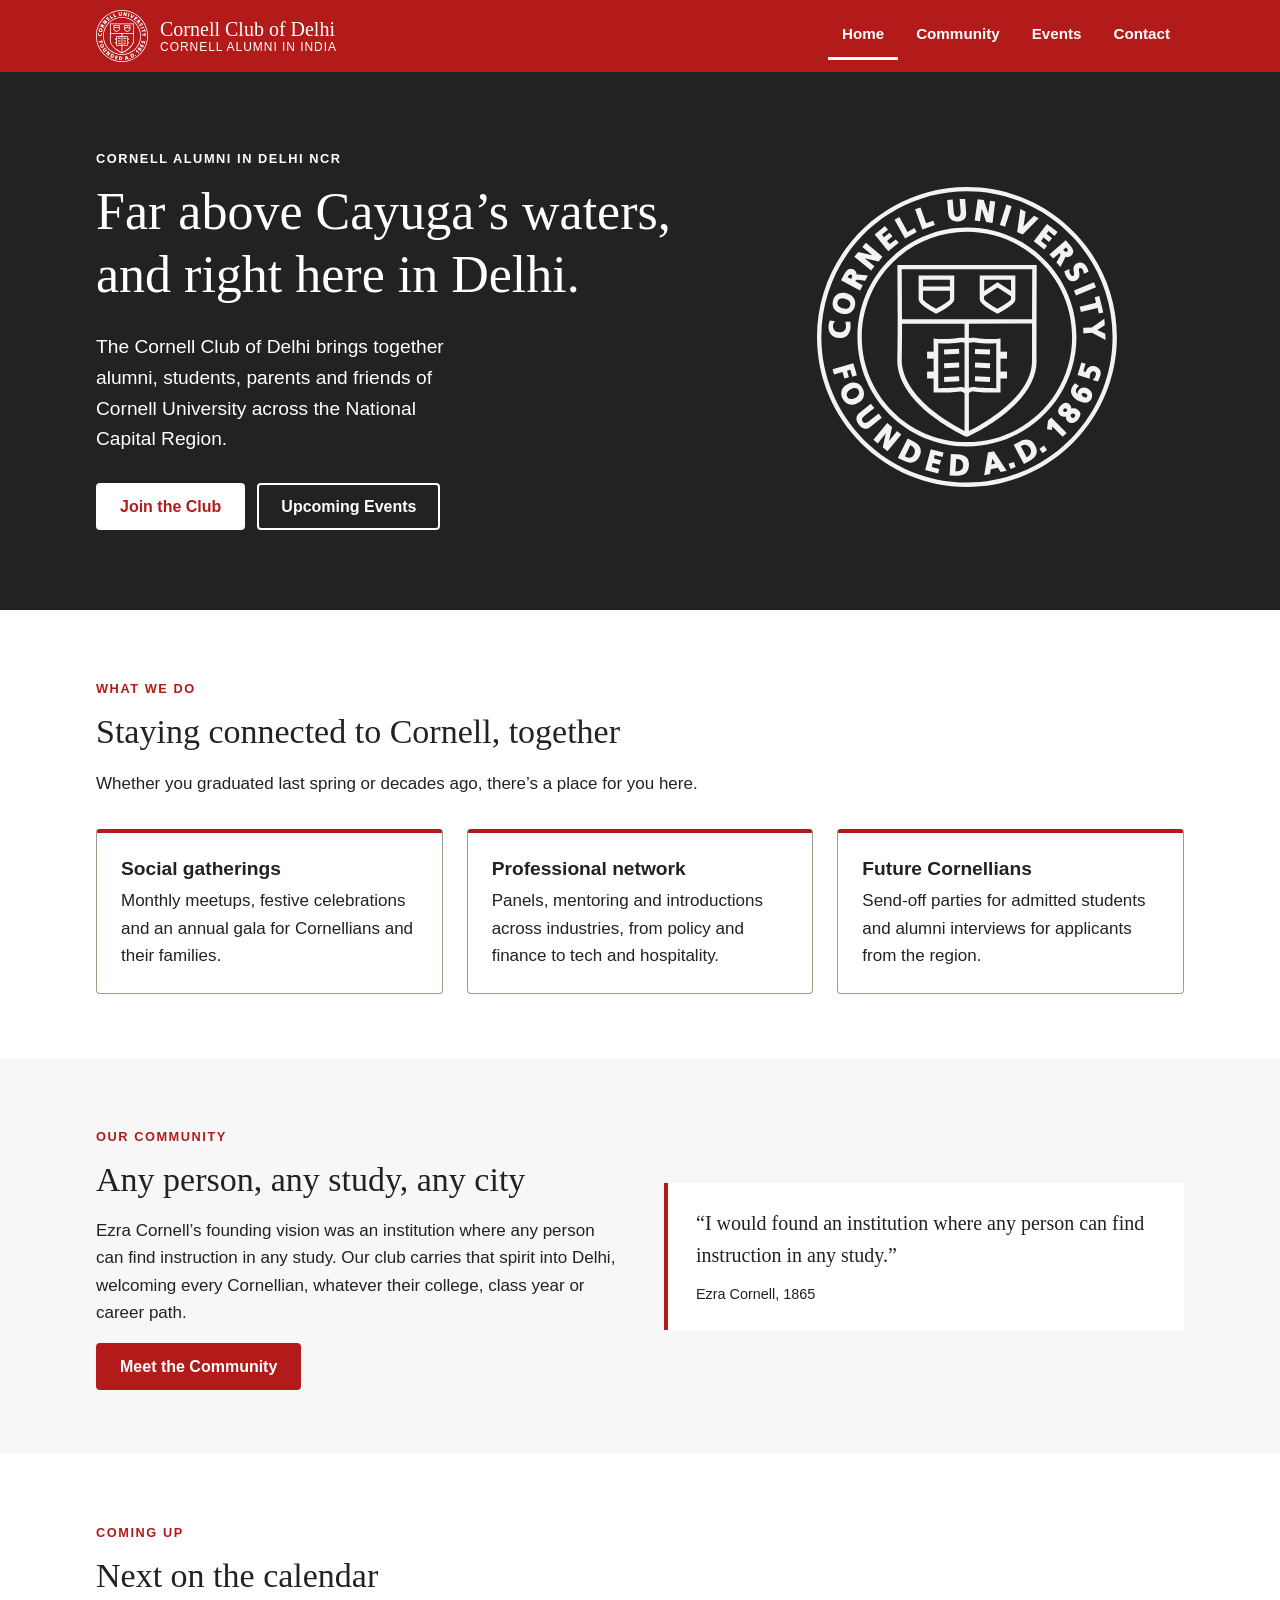
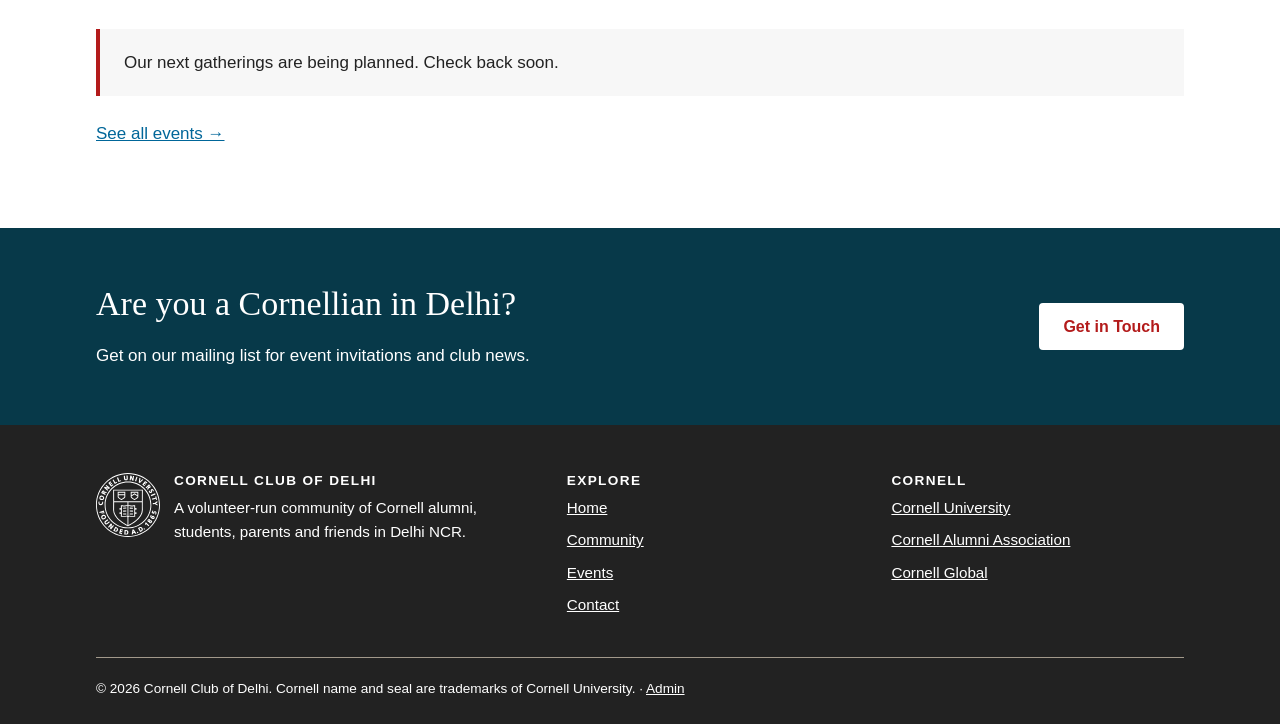
<file: site/index.html>
<!doctype html>
<html lang="en">
<head>
  <meta charset="utf-8">
  <meta name="viewport" content="width=device-width, initial-scale=1">
  <title>Cornell Club of Delhi</title>
  <meta name="description" content="The Cornell Club of Delhi connects Cornell alumni, students, parents and friends across Delhi NCR.">
  <meta name="theme-color" content="#B31B1B">
  <link rel="icon" type="image/svg+xml" href="assets/cornell_seal_simple_web_b31b1b.svg">
  <link rel="stylesheet" href="css/styles.css">
</head>
<body>
  <div class="page-loader" id="page-loader" aria-hidden="true">
    <img src="assets/ccd-skyline-transition.svg" alt="" width="645" height="270">
    <span class="page-loader-label">Loading</span>
  </div>
  <a class="skip-link" href="#main">Skip to content</a>
  <header class="site-header">
    <div class="container header-inner">
      <a class="brand" href="index.html" aria-label="Cornell Club of Delhi, home">
        <img src="assets/cornell_seal_simple_web_white.svg" alt="Cornell University seal" width="52" height="52">
        <span class="brand-text"><strong>Cornell Club of Delhi</strong><span>Cornell Alumni in India</span></span>
      </a>
      <button class="nav-toggle" type="button" aria-expanded="false" aria-controls="site-nav">
        <span class="nav-toggle-bars" aria-hidden="true"></span> Menu
      </button>
      <nav id="site-nav" class="site-nav" aria-label="Main">
        <ul>
          <li><a href="index.html" aria-current="page">Home</a></li>
          <li><a href="community.html">Community</a></li>
          <li><a href="events.html">Events</a></li>
          <li><a href="contact.html">Contact</a></li>
        </ul>
      </nav>
    </div>
  </header>
  <main id="main">
    <section class="hero">
      <div class="container hero-inner">
        <div>
          <span class="eyebrow" data-field="home.hero.eyebrow">Cornell Alumni in Delhi NCR</span>
          <h1 data-field="home.hero.title">Far above Cayuga’s waters, and right here in Delhi.</h1>
          <p class="lead" data-field="home.hero.lead">The Cornell Club of Delhi brings together alumni, students, parents and friends of Cornell University across the National Capital Region.</p>
          <div class="hero-actions">
            <a class="btn btn-light" href="contact.html" data-field="home.hero.primaryButton">Join the Club</a>
            <a class="btn btn-outline-light" href="events.html" data-field="home.hero.secondaryButton">Upcoming Events</a>
          </div>
        </div>
        <img class="hero-seal" src="assets/cornell_seal_simple_web_white.svg" alt="Cornell University seal" width="300" height="300">
      </div>
    </section>

    <section class="section">
      <div class="container">
        <div class="section-head">
          <span class="eyebrow" data-field="home.whatWeDo.eyebrow">What we do</span>
          <h2 data-field="home.whatWeDo.title">Staying connected to Cornell, together</h2>
          <p data-field="home.whatWeDo.intro">Whether you graduated last spring or decades ago, there’s a place for you here.</p>
        </div>
        <div class="grid grid-3">
          <article class="card">
            <h3 data-field="home.whatWeDo.cards.0.title">Social gatherings</h3>
            <p data-field="home.whatWeDo.cards.0.text">Monthly meetups, festive celebrations and an annual gala for Cornellians and their families.</p>
          </article>
          <article class="card">
            <h3 data-field="home.whatWeDo.cards.1.title">Professional network</h3>
            <p data-field="home.whatWeDo.cards.1.text">Panels, mentoring and introductions across industries, from policy and finance to tech and hospitality.</p>
          </article>
          <article class="card">
            <h3 data-field="home.whatWeDo.cards.2.title">Future Cornellians</h3>
            <p data-field="home.whatWeDo.cards.2.text">Send-off parties for admitted students and alumni interviews for applicants from the region.</p>
          </article>
        </div>
      </div>
    </section>

    <section class="section section-alt">
      <div class="container split">
        <div>
          <span class="eyebrow" data-field="home.community.eyebrow">Our community</span>
          <h2 data-field="home.community.title">Any person, any study, any city</h2>
          <p data-field="home.community.text">Ezra Cornell’s founding vision was an institution where any person can find instruction in any study. Our club carries that spirit into Delhi, welcoming every Cornellian, whatever their college, class year or career path.</p>
          <a class="btn btn-primary" href="community.html" data-field="home.community.button">Meet the Community</a>
        </div>
        <blockquote class="quote">
          <span data-field="home.community.quote">“I would found an institution where any person can find instruction in any study.”</span>
          <cite data-field="home.community.quoteCite">Ezra Cornell, 1865</cite>
        </blockquote>
      </div>
    </section>

    <section class="section">
      <div class="container">
        <div class="section-head">
          <span class="eyebrow" data-field="home.upcoming.eyebrow">Coming up</span>
          <h2 data-field="home.upcoming.title">Next on the calendar</h2>
        </div>
        <!-- Filled from content/events.json -->
        <div id="next-events"></div>
        <p style="margin-top:24px"><a href="events.html" data-field="home.upcoming.link">See all events →</a></p>
      </div>
    </section>

    <section class="cta-band">
      <div class="container">
        <div>
          <h2 data-field="home.cta.title">Are you a Cornellian in Delhi?</h2>
          <p data-field="home.cta.text">Get on our mailing list for event invitations and club news.</p>
        </div>
        <a class="btn btn-light" href="contact.html" data-field="home.cta.button">Get in Touch</a>
      </div>
    </section>
  </main>
  <footer class="site-footer">
    <div class="container">
      <div class="footer-grid">
        <div class="footer-brand">
          <img src="assets/cornell_seal_simple_web_white.svg" alt="" width="64" height="64">
          <div>
            <h3>Cornell Club of Delhi</h3>
            <p data-field="footer.about">A volunteer-run community of Cornell alumni, students, parents and friends in Delhi NCR.</p>
            <p class="footer-social" data-social-footer hidden></p>
          </div>
        </div>
        <div>
          <h3>Explore</h3>
          <ul>
            <li><a href="index.html">Home</a></li>
            <li><a href="community.html">Community</a></li>
            <li><a href="events.html">Events</a></li>
            <li><a href="contact.html">Contact</a></li>
          </ul>
        </div>
        <div>
          <h3>Cornell</h3>
          <ul data-list="footer-links">
            <li><a href="https://www.cornell.edu" rel="noopener">Cornell University</a></li>
            <li><a href="https://alumni.cornell.edu" rel="noopener">Cornell Alumni Association</a></li>
            <li><a href="https://global.cornell.edu" rel="noopener">Cornell Global</a></li>
          </ul>
        </div>
      </div>
      <div class="footer-bottom">
        &copy; <span id="year">2026</span> Cornell Club of Delhi. Cornell name and seal are trademarks of Cornell University. · <a href="admin/">Admin</a>
      </div>
    </div>
  </footer>
  <script src="js/main.js"></script>
</body>
</html>
</file>
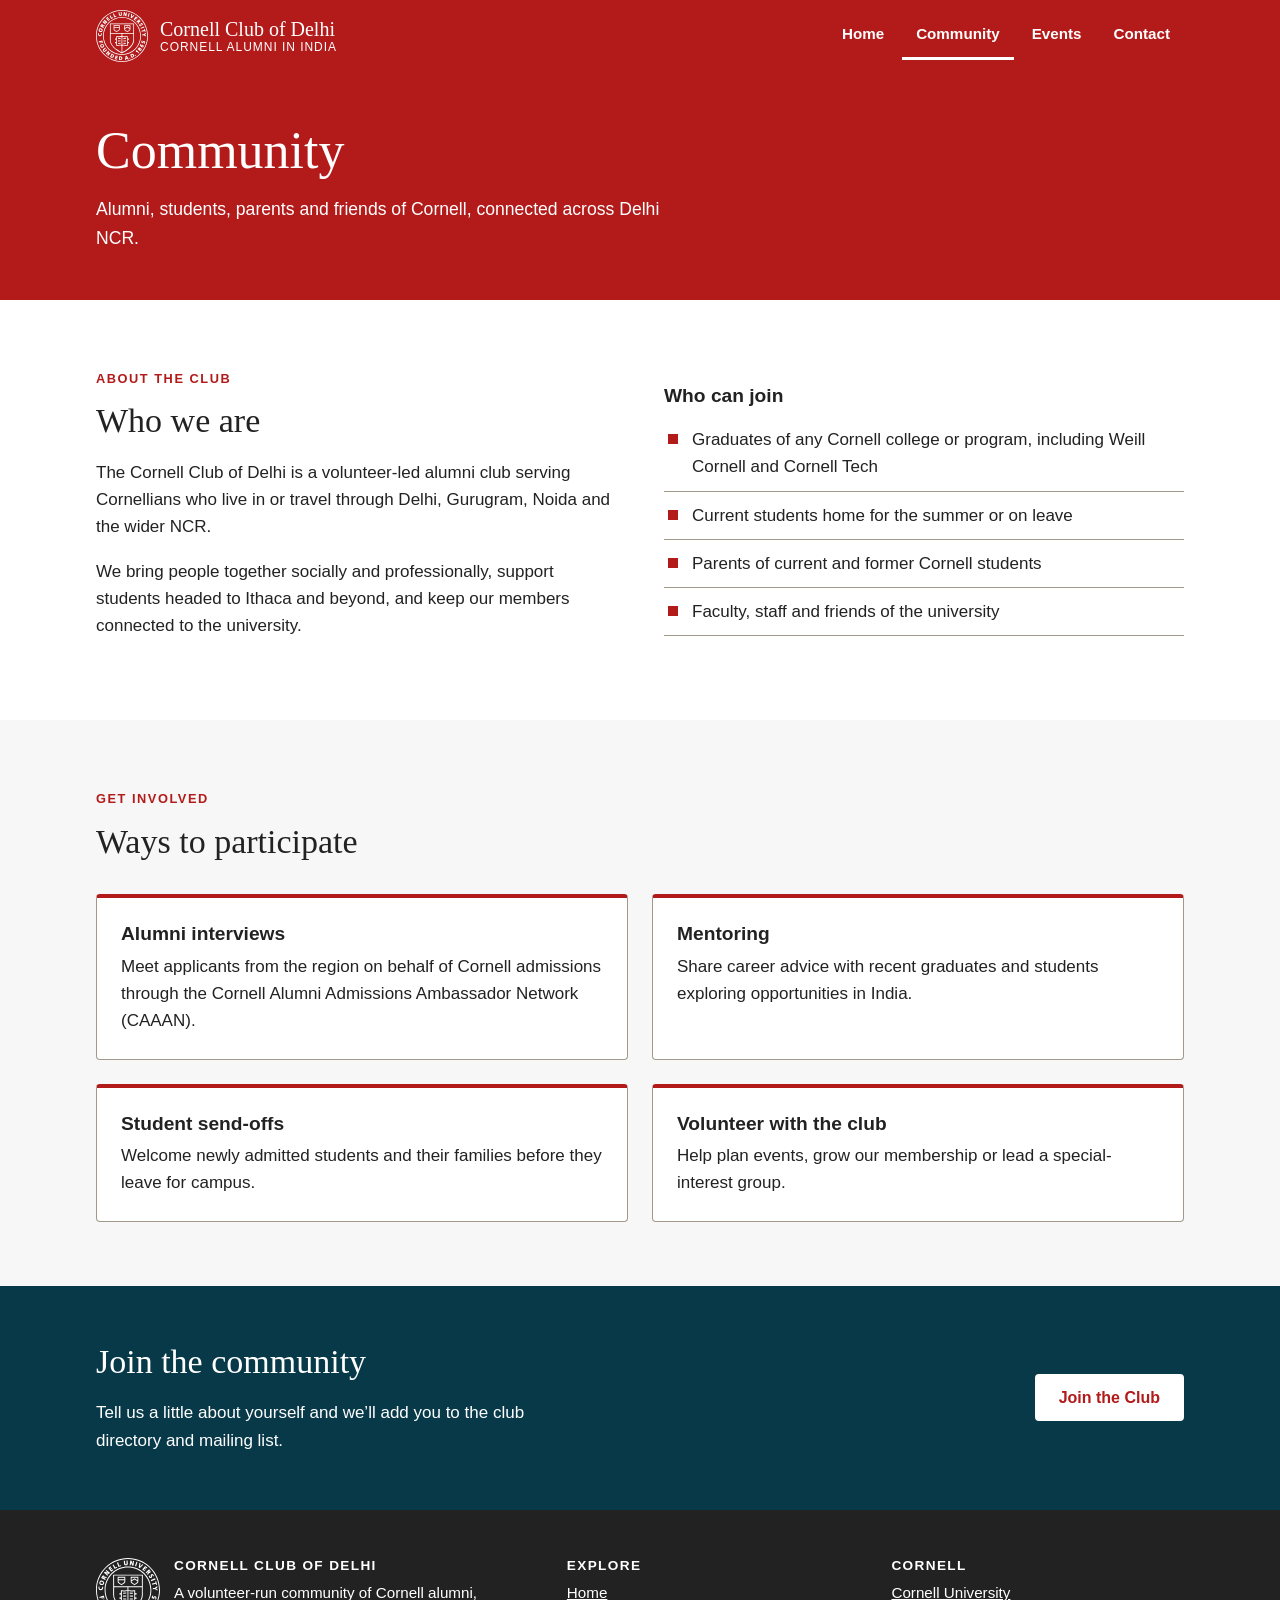
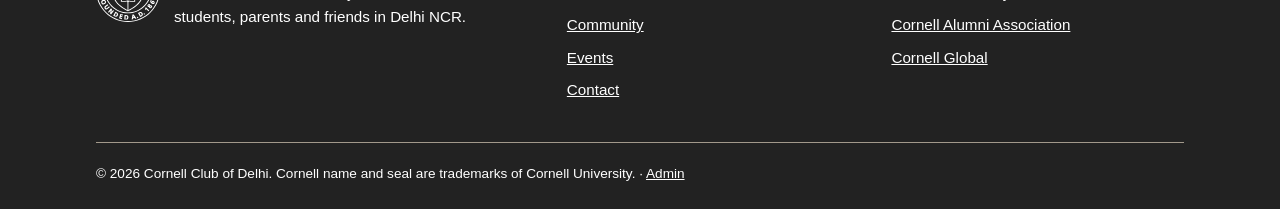
<file: site/community.html>
<!doctype html>
<html lang="en">
<head>
  <meta charset="utf-8">
  <meta name="viewport" content="width=device-width, initial-scale=1">
  <title>Community | Cornell Club of Delhi</title>
  <meta name="description" content="Who we are, who can join, and how to get involved with the Cornell Club of Delhi.">
  <meta name="theme-color" content="#B31B1B">
  <link rel="icon" type="image/svg+xml" href="assets/cornell_seal_simple_web_b31b1b.svg">
  <link rel="stylesheet" href="css/styles.css">
</head>
<body>
  <div class="page-loader" id="page-loader" aria-hidden="true">
    <img src="assets/ccd-skyline-transition.svg" alt="" width="645" height="270">
    <span class="page-loader-label">Loading</span>
  </div>
  <a class="skip-link" href="#main">Skip to content</a>
  <header class="site-header">
    <div class="container header-inner">
      <a class="brand" href="index.html" aria-label="Cornell Club of Delhi, home">
        <img src="assets/cornell_seal_simple_web_white.svg" alt="Cornell University seal" width="52" height="52">
        <span class="brand-text"><strong>Cornell Club of Delhi</strong><span>Cornell Alumni in India</span></span>
      </a>
      <button class="nav-toggle" type="button" aria-expanded="false" aria-controls="site-nav">
        <span class="nav-toggle-bars" aria-hidden="true"></span> Menu
      </button>
      <nav id="site-nav" class="site-nav" aria-label="Main">
        <ul>
          <li><a href="index.html">Home</a></li>
          <li><a href="community.html" aria-current="page">Community</a></li>
          <li><a href="events.html">Events</a></li>
          <li><a href="contact.html">Contact</a></li>
        </ul>
      </nav>
    </div>
  </header>
  <main id="main">
    <section class="page-hero">
      <div class="container">
        <h1>Community</h1>
        <p>Alumni, students, parents and friends of Cornell, connected across Delhi NCR.</p>
      </div>
    </section>

    <section class="section">
      <div class="container split">
        <div>
          <span class="eyebrow">About the club</span>
          <h2>Who we are</h2>
          <p>The Cornell Club of Delhi is a volunteer-led alumni club serving Cornellians who live in or travel through Delhi, Gurugram, Noida and the wider NCR.</p>
          <p>We bring people together socially and professionally, support students headed to Ithaca and beyond, and keep our members connected to the university.</p>
        </div>
        <div>
          <h3>Who can join</h3>
          <ul class="check-list">
            <li>Graduates of any Cornell college or program, including Weill Cornell and Cornell Tech</li>
            <li>Current students home for the summer or on leave</li>
            <li>Parents of current and former Cornell students</li>
            <li>Faculty, staff and friends of the university</li>
          </ul>
        </div>
      </div>
    </section>

    <section class="section section-alt">
      <div class="container">
        <div class="section-head">
          <span class="eyebrow">Get involved</span>
          <h2>Ways to participate</h2>
        </div>
        <div class="grid grid-2">
          <article class="card">
            <h3>Alumni interviews</h3>
            <p>Meet applicants from the region on behalf of Cornell admissions through the Cornell Alumni Admissions Ambassador Network (CAAAN).</p>
          </article>
          <article class="card">
            <h3>Mentoring</h3>
            <p>Share career advice with recent graduates and students exploring opportunities in India.</p>
          </article>
          <article class="card">
            <h3>Student send-offs</h3>
            <p>Welcome newly admitted students and their families before they leave for campus.</p>
          </article>
          <article class="card">
            <h3>Volunteer with the club</h3>
            <p>Help plan events, grow our membership or lead a special-interest group.</p>
          </article>
        </div>
      </div>
    </section>

    <section class="section section-alt" id="stories" hidden>
      <div class="container">
        <div class="section-head">
          <span class="eyebrow">Stories</span>
          <h2>From the community</h2>
          <p>News, photos and moments from Cornellians in Delhi.</p>
        </div>
        <!-- Filled from content/posts.json -->
        <div id="post-list" class="grid grid-3"></div>
      </div>
    </section>

    <section class="section" id="committee" hidden>
      <div class="container">
        <div class="section-head">
          <span class="eyebrow">Leadership</span>
          <h2>Club committee</h2>
          <p>Our volunteer committee keeps the club running. Reach any of us through the <a href="contact.html">contact page</a>.</p>
        </div>
        <!-- Filled from content/site.json -->
        <div id="committee-list" class="people"></div>
      </div>
    </section>

    <section class="cta-band">
      <div class="container">
        <div>
          <h2>Join the community</h2>
          <p>Tell us a little about yourself and we’ll add you to the club directory and mailing list.</p>
        </div>
        <a class="btn btn-light" href="contact.html">Join the Club</a>
      </div>
    </section>
  </main>
  <footer class="site-footer">
    <div class="container">
      <div class="footer-grid">
        <div class="footer-brand">
          <img src="assets/cornell_seal_simple_web_white.svg" alt="" width="64" height="64">
          <div>
            <h3>Cornell Club of Delhi</h3>
            <p data-field="footer.about">A volunteer-run community of Cornell alumni, students, parents and friends in Delhi NCR.</p>
            <p class="footer-social" data-social-footer hidden></p>
          </div>
        </div>
        <div>
          <h3>Explore</h3>
          <ul>
            <li><a href="index.html">Home</a></li>
            <li><a href="community.html">Community</a></li>
            <li><a href="events.html">Events</a></li>
            <li><a href="contact.html">Contact</a></li>
          </ul>
        </div>
        <div>
          <h3>Cornell</h3>
          <ul data-list="footer-links">
            <li><a href="https://www.cornell.edu" rel="noopener">Cornell University</a></li>
            <li><a href="https://alumni.cornell.edu" rel="noopener">Cornell Alumni Association</a></li>
            <li><a href="https://global.cornell.edu" rel="noopener">Cornell Global</a></li>
          </ul>
        </div>
      </div>
      <div class="footer-bottom">
        &copy; <span id="year">2026</span> Cornell Club of Delhi. Cornell name and seal are trademarks of Cornell University. · <a href="admin/">Admin</a>
      </div>
    </div>
  </footer>
  <script src="js/main.js"></script>
</body>
</html>
</file>
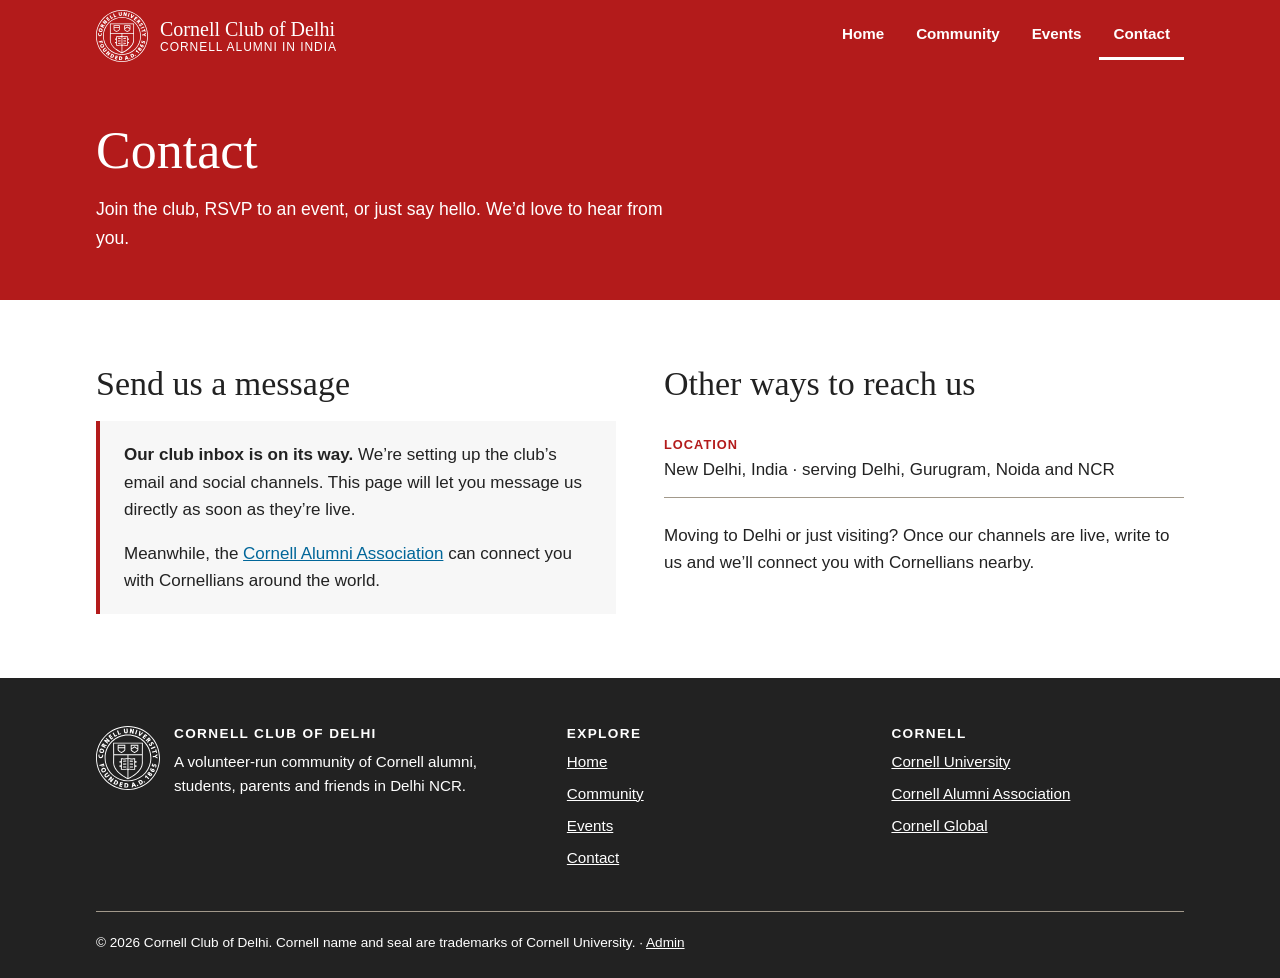
<file: site/contact.html>
<!doctype html>
<html lang="en">
<head>
  <meta charset="utf-8">
  <meta name="viewport" content="width=device-width, initial-scale=1">
  <title>Contact | Cornell Club of Delhi</title>
  <meta name="description" content="Join the Cornell Club of Delhi, RSVP to events, or get in touch.">
  <meta name="theme-color" content="#B31B1B">
  <link rel="icon" type="image/svg+xml" href="assets/cornell_seal_simple_web_b31b1b.svg">
  <link rel="stylesheet" href="css/styles.css">
</head>
<body>
  <div class="page-loader" id="page-loader" aria-hidden="true">
    <img src="assets/ccd-skyline-transition.svg" alt="" width="645" height="270">
    <span class="page-loader-label">Loading</span>
  </div>
  <a class="skip-link" href="#main">Skip to content</a>
  <header class="site-header">
    <div class="container header-inner">
      <a class="brand" href="index.html" aria-label="Cornell Club of Delhi, home">
        <img src="assets/cornell_seal_simple_web_white.svg" alt="Cornell University seal" width="52" height="52">
        <span class="brand-text"><strong>Cornell Club of Delhi</strong><span>Cornell Alumni in India</span></span>
      </a>
      <button class="nav-toggle" type="button" aria-expanded="false" aria-controls="site-nav">
        <span class="nav-toggle-bars" aria-hidden="true"></span> Menu
      </button>
      <nav id="site-nav" class="site-nav" aria-label="Main">
        <ul>
          <li><a href="index.html">Home</a></li>
          <li><a href="community.html">Community</a></li>
          <li><a href="events.html">Events</a></li>
          <li><a href="contact.html" aria-current="page">Contact</a></li>
        </ul>
      </nav>
    </div>
  </header>
  <main id="main">
    <section class="page-hero">
      <div class="container">
        <h1>Contact</h1>
        <p>Join the club, RSVP to an event, or just say hello. We’d love to hear from you.</p>
      </div>
    </section>

    <section class="section">
      <div class="container split" style="align-items:start">
        <div>
          <h2>Send us a message</h2>
          <div id="contact-soon" class="notice">
            <p><strong>Our club inbox is on its way.</strong> We’re setting up the club’s email and social channels. This page will let you message us directly as soon as they’re live.</p>
            <p>Meanwhile, the <a href="https://alumni.cornell.edu" rel="noopener">Cornell Alumni Association</a> can connect you with Cornellians around the world.</p>
          </div>
          <!-- Shown automatically once a club email is set in the admin -->
          <form id="contact-form" class="form" novalidate hidden>
            <div class="field-row">
              <div class="field">
                <label for="name">Full name</label>
                <input id="name" name="name" type="text" autocomplete="name" required>
              </div>
              <div class="field">
                <label for="email">Email</label>
                <input id="email" name="email" type="email" autocomplete="email" required>
              </div>
            </div>
            <div class="field-row">
              <div class="field">
                <label for="class">Cornell affiliation (optional)</label>
                <input id="class" name="class" type="text" placeholder="e.g. ILR ’12, parent of ’28">
              </div>
              <div class="field">
                <label for="topic">I’d like to</label>
                <select id="topic" name="topic">
                  <option>Join the club</option>
                  <option>RSVP to an event</option>
                  <option>Volunteer</option>
                  <option>Suggest an event</option>
                  <option>Something else</option>
                </select>
              </div>
            </div>
            <div class="field">
              <label for="message">Message</label>
              <textarea id="message" name="message" required></textarea>
            </div>
            <div>
              <button class="btn btn-primary" type="submit">Send Message</button>
            </div>
            <p class="form-note">Sending opens your email app with your message ready to go.</p>
            <p id="form-status" class="form-status" role="status">Thanks! Your email app should now be open. Just hit send.</p>
          </form>
        </div>
        <div>
          <h2>Other ways to reach us</h2>
          <ul class="contact-list">
            <li><strong>Location</strong><span data-field="contact.location">New Delhi, India · serving Delhi, Gurugram, Noida and NCR</span></li>
            <!-- Each row below appears only once its value is set in the admin -->
            <li data-link="email" hidden><strong>Email</strong><a>Email</a></li>
            <li data-link="linkedin" hidden><strong>LinkedIn</strong><a>Cornell Club of Delhi on LinkedIn</a></li>
            <li data-link="instagram" hidden><strong>Instagram</strong><a>Cornell Club of Delhi on Instagram</a></li>
            <li data-link="facebook" hidden><strong>Facebook</strong><a>Cornell Club of Delhi on Facebook</a></li>
            <li data-link="whatsapp" hidden><strong>WhatsApp</strong><a>Join our WhatsApp group</a></li>
          </ul>
          <p style="margin-top:24px">Moving to Delhi or just visiting? Once our channels are live, write to us and we’ll connect you with Cornellians nearby.</p>
        </div>
      </div>
    </section>
  </main>
  <footer class="site-footer">
    <div class="container">
      <div class="footer-grid">
        <div class="footer-brand">
          <img src="assets/cornell_seal_simple_web_white.svg" alt="" width="64" height="64">
          <div>
            <h3>Cornell Club of Delhi</h3>
            <p data-field="footer.about">A volunteer-run community of Cornell alumni, students, parents and friends in Delhi NCR.</p>
            <p class="footer-social" data-social-footer hidden></p>
          </div>
        </div>
        <div>
          <h3>Explore</h3>
          <ul>
            <li><a href="index.html">Home</a></li>
            <li><a href="community.html">Community</a></li>
            <li><a href="events.html">Events</a></li>
            <li><a href="contact.html">Contact</a></li>
          </ul>
        </div>
        <div>
          <h3>Cornell</h3>
          <ul data-list="footer-links">
            <li><a href="https://www.cornell.edu" rel="noopener">Cornell University</a></li>
            <li><a href="https://alumni.cornell.edu" rel="noopener">Cornell Alumni Association</a></li>
            <li><a href="https://global.cornell.edu" rel="noopener">Cornell Global</a></li>
          </ul>
        </div>
      </div>
      <div class="footer-bottom">
        &copy; <span id="year">2026</span> Cornell Club of Delhi. Cornell name and seal are trademarks of Cornell University. · <a href="admin/">Admin</a>
      </div>
    </div>
  </footer>
  <script src="js/main.js"></script>
</body>
</html>
</file>
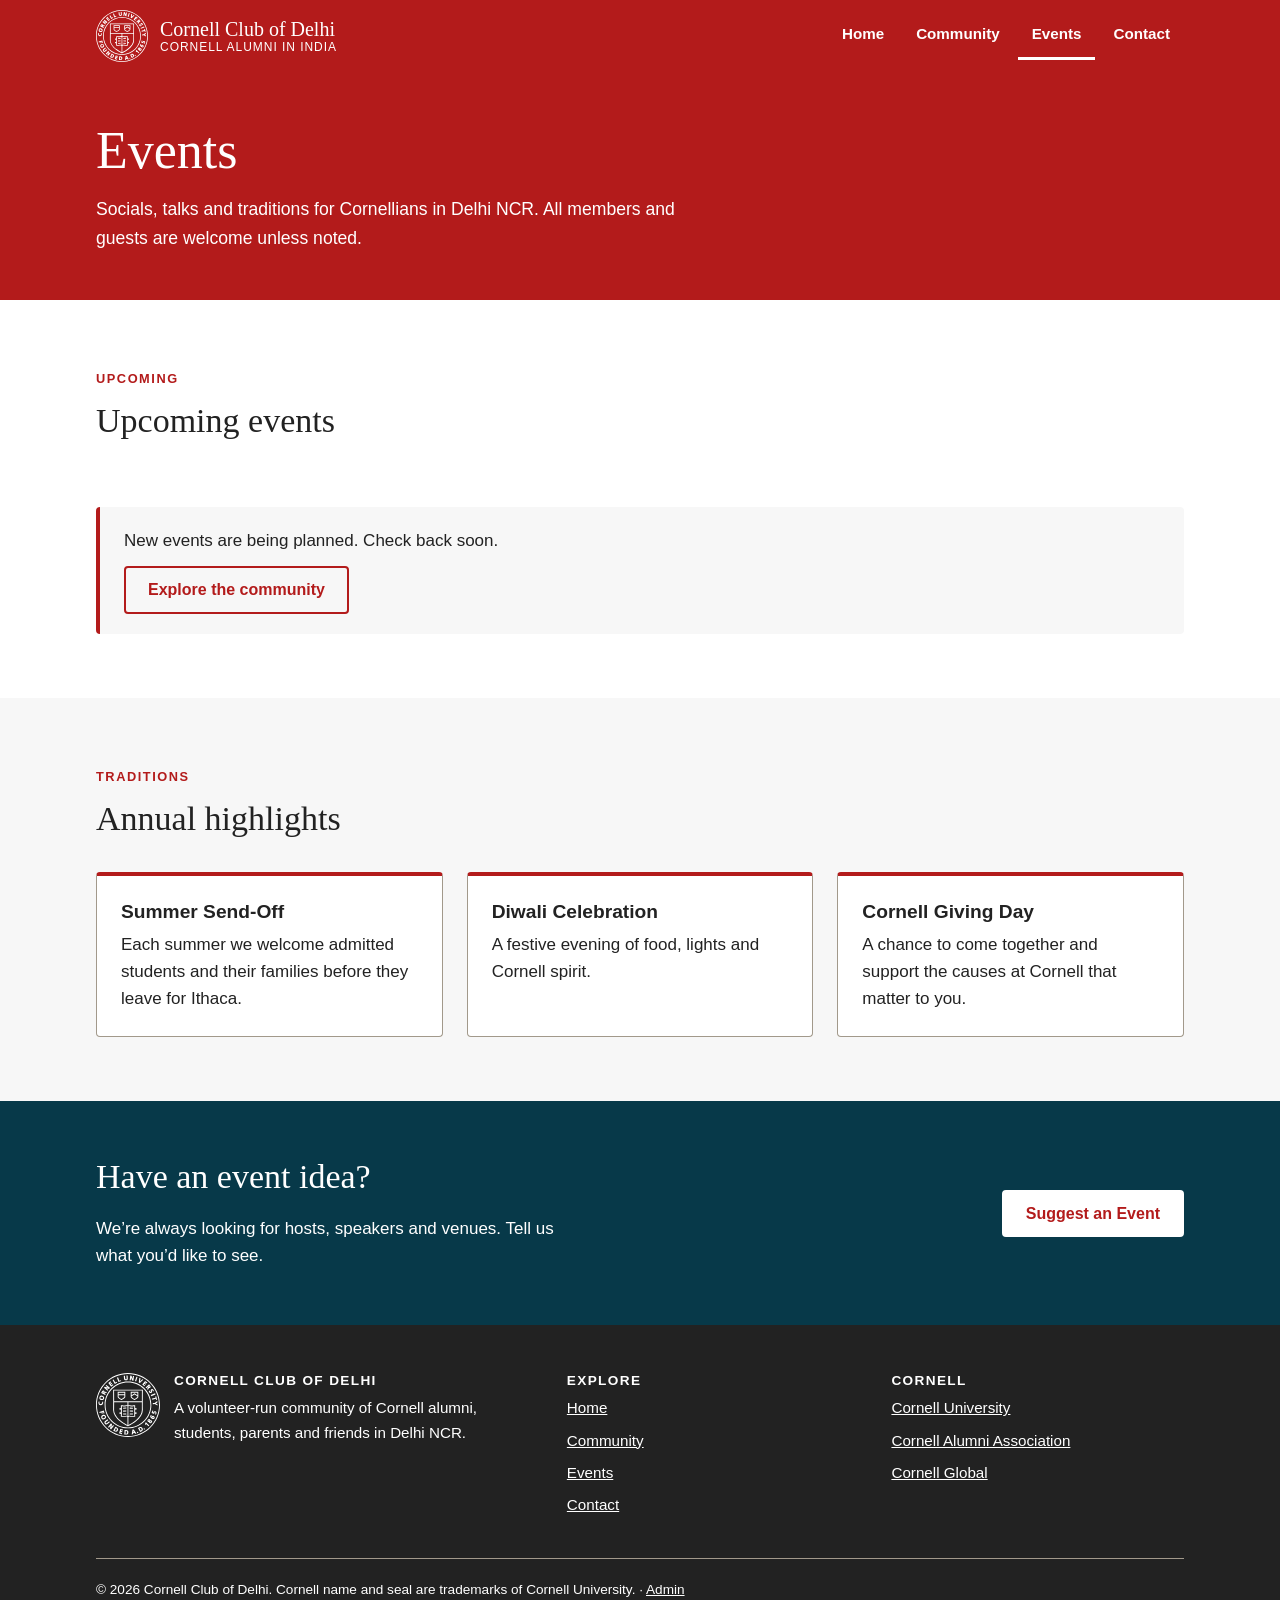
<file: site/events.html>
<!doctype html>
<html lang="en">
<head>
  <meta charset="utf-8">
  <meta name="viewport" content="width=device-width, initial-scale=1">
  <title>Events | Cornell Club of Delhi</title>
  <meta name="description" content="Upcoming socials, talks and traditions for Cornellians in Delhi NCR.">
  <meta name="theme-color" content="#B31B1B">
  <link rel="icon" type="image/svg+xml" href="assets/cornell_seal_simple_web_b31b1b.svg">
  <link rel="stylesheet" href="css/styles.css">
</head>
<body>
  <div class="page-loader" id="page-loader" aria-hidden="true">
    <img src="assets/ccd-skyline-transition.svg" alt="" width="645" height="270">
    <span class="page-loader-label">Loading</span>
  </div>
  <a class="skip-link" href="#main">Skip to content</a>
  <header class="site-header">
    <div class="container header-inner">
      <a class="brand" href="index.html" aria-label="Cornell Club of Delhi, home">
        <img src="assets/cornell_seal_simple_web_white.svg" alt="Cornell University seal" width="52" height="52">
        <span class="brand-text"><strong>Cornell Club of Delhi</strong><span>Cornell Alumni in India</span></span>
      </a>
      <button class="nav-toggle" type="button" aria-expanded="false" aria-controls="site-nav">
        <span class="nav-toggle-bars" aria-hidden="true"></span> Menu
      </button>
      <nav id="site-nav" class="site-nav" aria-label="Main">
        <ul>
          <li><a href="index.html">Home</a></li>
          <li><a href="community.html">Community</a></li>
          <li><a href="events.html" aria-current="page">Events</a></li>
          <li><a href="contact.html">Contact</a></li>
        </ul>
      </nav>
    </div>
  </header>
  <main id="main">
    <section class="page-hero">
      <div class="container">
        <h1>Events</h1>
        <p>Socials, talks and traditions for Cornellians in Delhi NCR. All members and guests are welcome unless noted.</p>
      </div>
    </section>

    <section class="section" id="upcoming">
      <div class="container">
        <div class="section-head">
          <span class="eyebrow">Upcoming</span>
          <h2>Upcoming events</h2>
        </div>
        <div id="event-filters" class="filters" role="group" aria-label="Filter events by category">
          <button type="button" data-filter="all" aria-pressed="true">All</button>
          <button type="button" data-filter="social" aria-pressed="false">Social</button>
          <button type="button" data-filter="professional" aria-pressed="false">Professional</button>
          <button type="button" data-filter="students" aria-pressed="false">Students</button>
        </div>
        <p id="event-status" class="event-status" role="status" aria-live="polite"></p>
        <!-- Filled from content/events.json -->
        <div id="event-list"></div>
        <div id="event-empty" class="event-empty" hidden>
          <p id="event-empty-text">New events are being planned. Check back soon.</p>
          <a class="btn btn-outline" href="community.html">Explore the community</a>
        </div>
        <noscript><p class="event-empty">Turn on JavaScript to see the events calendar.</p></noscript>
      </div>
    </section>

    <section class="section" id="past-events" hidden>
      <div class="container">
        <div class="section-head">
          <span class="eyebrow">Recently</span>
          <h2>Past events</h2>
        </div>
        <div id="past-list"></div>
      </div>
    </section>

    <section class="section section-alt">
      <div class="container">
        <div class="section-head">
          <span class="eyebrow">Traditions</span>
          <h2>Annual highlights</h2>
        </div>
        <div class="grid grid-3">
          <article class="card">
            <h3>Summer Send-Off</h3>
            <p>Each summer we welcome admitted students and their families before they leave for Ithaca.</p>
          </article>
          <article class="card">
            <h3>Diwali Celebration</h3>
            <p>A festive evening of food, lights and Cornell spirit.</p>
          </article>
          <article class="card">
            <h3>Cornell Giving Day</h3>
            <p>A chance to come together and support the causes at Cornell that matter to you.</p>
          </article>
        </div>
      </div>
    </section>

    <section class="cta-band">
      <div class="container">
        <div>
          <h2>Have an event idea?</h2>
          <p>We’re always looking for hosts, speakers and venues. Tell us what you’d like to see.</p>
        </div>
        <a class="btn btn-light" href="contact.html">Suggest an Event</a>
      </div>
    </section>
  </main>
  <footer class="site-footer">
    <div class="container">
      <div class="footer-grid">
        <div class="footer-brand">
          <img src="assets/cornell_seal_simple_web_white.svg" alt="" width="64" height="64">
          <div>
            <h3>Cornell Club of Delhi</h3>
            <p data-field="footer.about">A volunteer-run community of Cornell alumni, students, parents and friends in Delhi NCR.</p>
            <p class="footer-social" data-social-footer hidden></p>
          </div>
        </div>
        <div>
          <h3>Explore</h3>
          <ul>
            <li><a href="index.html">Home</a></li>
            <li><a href="community.html">Community</a></li>
            <li><a href="events.html">Events</a></li>
            <li><a href="contact.html">Contact</a></li>
          </ul>
        </div>
        <div>
          <h3>Cornell</h3>
          <ul data-list="footer-links">
            <li><a href="https://www.cornell.edu" rel="noopener">Cornell University</a></li>
            <li><a href="https://alumni.cornell.edu" rel="noopener">Cornell Alumni Association</a></li>
            <li><a href="https://global.cornell.edu" rel="noopener">Cornell Global</a></li>
          </ul>
        </div>
      </div>
      <div class="footer-bottom">
        &copy; <span id="year">2026</span> Cornell Club of Delhi. Cornell name and seal are trademarks of Cornell University. · <a href="admin/">Admin</a>
      </div>
    </div>
  </footer>
  <script src="js/main.js"></script>
</body>
</html>
</file>
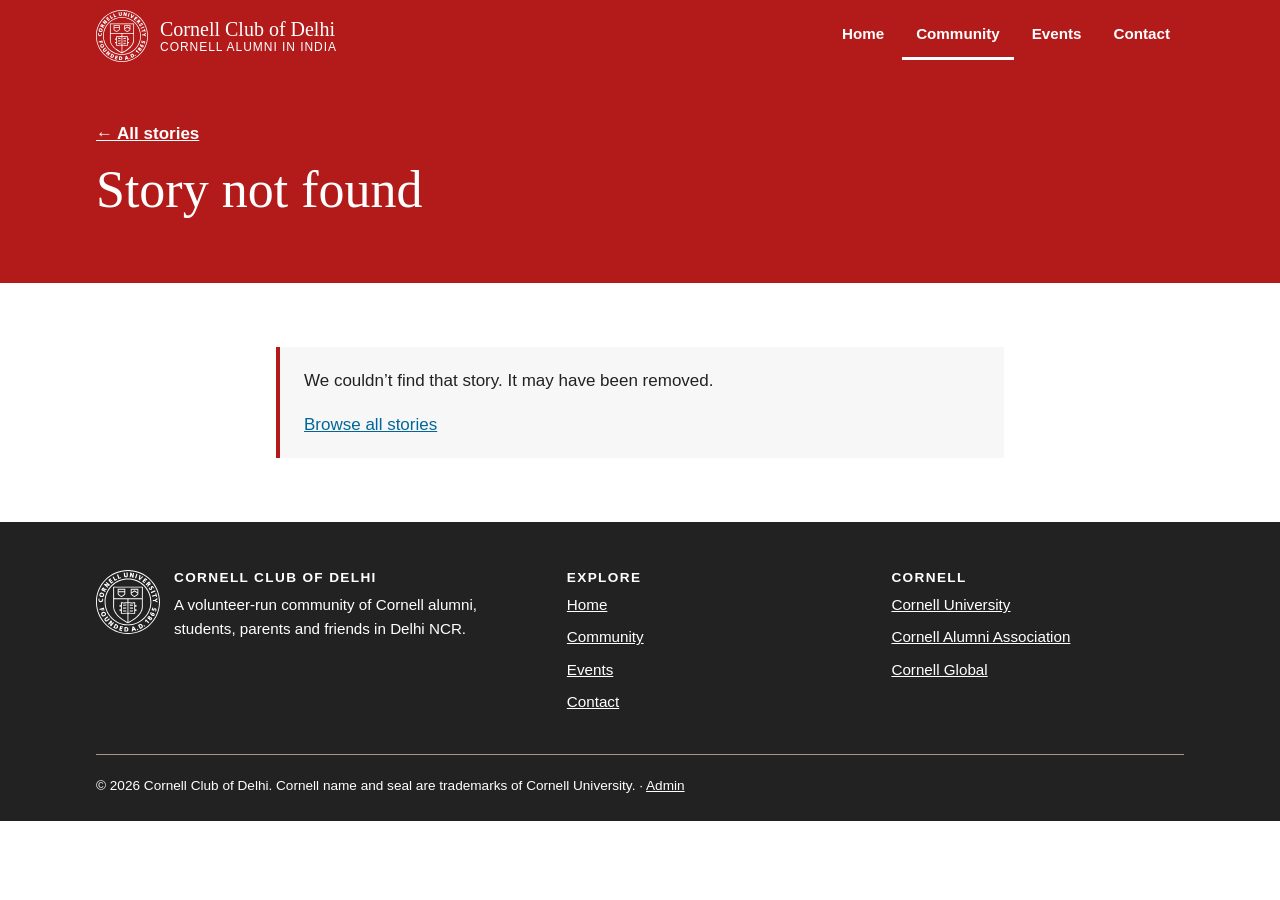
<file: site/post.html>
<!doctype html>
<html lang="en">
<head>
  <meta charset="utf-8">
  <meta name="viewport" content="width=device-width, initial-scale=1">
  <title>Story | Cornell Club of Delhi</title>
  <meta name="description" content="A story from the Cornell Club of Delhi community.">
  <meta name="theme-color" content="#B31B1B">
  <link rel="icon" type="image/svg+xml" href="assets/cornell_seal_simple_web_b31b1b.svg">
  <link rel="stylesheet" href="css/styles.css">
</head>
<body>
  <div class="page-loader" id="page-loader" aria-hidden="true">
    <img src="assets/ccd-skyline-transition.svg" alt="" width="645" height="270">
    <span class="page-loader-label">Loading</span>
  </div>
  <a class="skip-link" href="#main">Skip to content</a>
  <header class="site-header">
    <div class="container header-inner">
      <a class="brand" href="index.html" aria-label="Cornell Club of Delhi, home">
        <img src="assets/cornell_seal_simple_web_white.svg" alt="Cornell University seal" width="52" height="52">
        <span class="brand-text"><strong>Cornell Club of Delhi</strong><span>Cornell Alumni in India</span></span>
      </a>
      <button class="nav-toggle" type="button" aria-expanded="false" aria-controls="site-nav">
        <span class="nav-toggle-bars" aria-hidden="true"></span> Menu
      </button>
      <nav id="site-nav" class="site-nav" aria-label="Main">
        <ul>
          <li><a href="index.html">Home</a></li>
          <li><a href="community.html" aria-current="page">Community</a></li>
          <li><a href="events.html">Events</a></li>
          <li><a href="contact.html">Contact</a></li>
        </ul>
      </nav>
    </div>
  </header>
  <main id="main">
    <article class="post">
      <header class="page-hero">
        <div class="container">
          <a class="post-back" href="community.html#stories">← All stories</a>
          <h1 id="post-title">Story</h1>
          <p id="post-meta"></p>
        </div>
      </header>
      <div class="section">
        <div class="container post-body">
          <figure id="post-figure" hidden>
            <img id="post-image" alt="">
            <figcaption id="post-caption"></figcaption>
          </figure>
          <div id="post-content"></div>
          <div id="post-missing" class="notice" hidden>
            <p>We couldn’t find that story. It may have been removed.</p>
            <p><a href="community.html#stories">Browse all stories</a></p>
          </div>
        </div>
      </div>
    </article>
  </main>
  <footer class="site-footer">
    <div class="container">
      <div class="footer-grid">
        <div class="footer-brand">
          <img src="assets/cornell_seal_simple_web_white.svg" alt="" width="64" height="64">
          <div>
            <h3>Cornell Club of Delhi</h3>
            <p data-field="footer.about">A volunteer-run community of Cornell alumni, students, parents and friends in Delhi NCR.</p>
            <p class="footer-social" data-social-footer hidden></p>
          </div>
        </div>
        <div>
          <h3>Explore</h3>
          <ul>
            <li><a href="index.html">Home</a></li>
            <li><a href="community.html">Community</a></li>
            <li><a href="events.html">Events</a></li>
            <li><a href="contact.html">Contact</a></li>
          </ul>
        </div>
        <div>
          <h3>Cornell</h3>
          <ul data-list="footer-links">
            <li><a href="https://www.cornell.edu" rel="noopener">Cornell University</a></li>
            <li><a href="https://alumni.cornell.edu" rel="noopener">Cornell Alumni Association</a></li>
            <li><a href="https://global.cornell.edu" rel="noopener">Cornell Global</a></li>
          </ul>
        </div>
      </div>
      <div class="footer-bottom">
        &copy; <span id="year">2026</span> Cornell Club of Delhi. Cornell name and seal are trademarks of Cornell University. · <a href="admin/">Admin</a>
      </div>
    </div>
  </footer>
  <script src="js/main.js"></script>
</body>
</html>
</file>
<file: site/css/styles.css>
/* Cornell Club of Delhi
   Colors are restricted to the Cornell University brand palette:
   https://brand.cornell.edu/design-center/colors/
   Primary (~90%): Carnelian, Dark Gray, White
   Secondary (~7%): Light Gray, Dark Warm Gray, Sea Gray
   Accent (~3%): Link Blue, Navy */

:root {
  --carnelian: #B31B1B;
  --dark-gray: #222222;
  --white: #FFFFFF;
  --light-gray: #F7F7F7;
  --warm-gray: #A2998B;
  --sea-gray: #9FAD9F;
  --link-blue: #006699;
  --navy: #073949;

  --max: 1120px;
  --gutter: 16px;
  --radius: 4px;
  --font: "Helvetica Neue", Helvetica, Arial, system-ui, sans-serif;
  --font-serif: Georgia, "Times New Roman", serif;
}

*, *::before, *::after { box-sizing: border-box; }

html { -webkit-text-size-adjust: 100%; scroll-behavior: smooth; }

body {
  margin: 0;
  font-family: var(--font);
  font-size: 1.0625rem;
  line-height: 1.6;
  color: var(--dark-gray);
  background: var(--white);
}

img { max-width: 100%; height: auto; display: block; }

a { color: var(--link-blue); }
a:hover, a:focus-visible { text-decoration-thickness: 2px; }

:focus-visible { outline: 3px solid var(--link-blue); outline-offset: 2px; }

h1, h2, h3 { line-height: 1.2; margin: 0 0 .5em; color: var(--dark-gray); }
h1 { font-size: clamp(2rem, 6vw, 3.25rem); font-family: var(--font-serif); font-weight: 400; }
h2 { font-size: clamp(1.5rem, 4vw, 2.125rem); font-family: var(--font-serif); font-weight: 400; }
h3 { font-size: 1.2rem; }
p { margin: 0 0 1em; }

.container { max-width: var(--max); margin: 0 auto; padding: 0 var(--gutter); }

.skip-link {
  position: absolute; left: -999px; top: 0;
  background: var(--white); color: var(--carnelian); padding: 8px 12px; z-index: 100;
}
.skip-link:focus { left: 8px; top: 8px; }

/* ---------- Header ---------- */
.site-header {
  background: var(--carnelian);
  color: var(--white);
  position: sticky; top: 0; z-index: 50;
}
.header-inner {
  display: flex; align-items: center; justify-content: space-between;
  min-height: 72px; gap: 16px;
}
.brand {
  display: flex; align-items: center; gap: 12px;
  color: var(--white); text-decoration: none;
}
.brand img { width: 52px; height: 52px; flex-shrink: 0; }
.brand-text { display: flex; flex-direction: column; line-height: 1.15; }
.brand-text strong { font-family: var(--font-serif); font-weight: 400; font-size: 1.25rem; }
.brand-text span { font-size: .75rem; letter-spacing: .08em; text-transform: uppercase; }

.nav-toggle {
  display: none;
  background: transparent; border: 2px solid var(--white); color: var(--white);
  border-radius: var(--radius); padding: 8px 12px; font: inherit; font-size: .9rem;
  cursor: pointer; align-items: center; gap: 8px;
}
.nav-toggle-bars, .nav-toggle-bars::before, .nav-toggle-bars::after {
  display: block; width: 18px; height: 2px; background: var(--white); position: relative;
}
.nav-toggle-bars::before, .nav-toggle-bars::after { content: ""; position: absolute; left: 0; }
.nav-toggle-bars::before { top: -6px; }
.nav-toggle-bars::after { top: 6px; }

.site-nav ul { list-style: none; margin: 0; padding: 0; display: flex; gap: 4px; }
.site-nav a {
  display: block; padding: 10px 14px; color: var(--white); text-decoration: none;
  font-weight: 600; font-size: .95rem; border-bottom: 3px solid transparent;
}
.site-nav a:hover { border-bottom-color: var(--white); }
.site-nav a[aria-current="page"] { border-bottom-color: var(--white); }

@media (max-width: 760px) {
  .nav-toggle { display: inline-flex; }
  .site-nav {
    position: absolute; left: 0; right: 0; top: 100%;
    background: var(--carnelian); border-top: 1px solid var(--white);
    display: none;
  }
  .site-nav.open { display: block; }
  .site-nav ul { flex-direction: column; gap: 0; padding: 8px var(--gutter) 16px; }
  .site-nav a { padding: 14px 4px; border-bottom: 1px solid var(--carnelian); }
  .site-nav a[aria-current="page"] { border-bottom-color: var(--carnelian); text-decoration: underline; text-underline-offset: 6px; }
  .brand img { width: 44px; height: 44px; }
  .brand-text strong { font-size: 1.05rem; }
}

/* ---------- Hero ---------- */
.hero {
  background: var(--dark-gray); color: var(--white);
  padding: 72px 0 80px;
}
.hero-inner { display: grid; grid-template-columns: 1.4fr 1fr; gap: 48px; align-items: center; }
.hero h1 { color: var(--white); }
.hero .eyebrow { color: var(--white); }
.hero p.lead { font-size: 1.2rem; max-width: 36ch; }
.hero-seal { justify-self: center; width: min(300px, 70vw); opacity: .95; }
.hero-actions { display: flex; flex-wrap: wrap; gap: 12px; margin-top: 28px; }

@media (max-width: 760px) {
  .hero { padding: 48px 0 56px; }
  .hero-inner { grid-template-columns: 1fr; gap: 32px; }
  .hero-seal { order: -1; width: 160px; justify-self: start; }
}

.page-hero {
  background: var(--carnelian); color: var(--white);
  padding: 48px 0;
}
.page-hero h1 { color: var(--white); margin-bottom: .25em; }
.page-hero p { max-width: 60ch; font-size: 1.1rem; margin: 0; }

.eyebrow {
  display: inline-block; font-size: .8rem; font-weight: 700; letter-spacing: .12em;
  text-transform: uppercase; color: var(--carnelian); margin-bottom: 12px;
}

/* ---------- Buttons ---------- */
.btn {
  display: inline-block; padding: 12px 22px; border-radius: var(--radius);
  font-weight: 700; text-decoration: none; font-size: 1rem; border: 2px solid transparent;
  cursor: pointer; font-family: inherit; line-height: 1.2; text-align: center;
}
.btn-primary { background: var(--carnelian); color: var(--white); border-color: var(--carnelian); }
.btn-primary:hover { background: var(--dark-gray); border-color: var(--dark-gray); }
.btn-light { background: var(--white); color: var(--carnelian); border-color: var(--white); }
.btn-light:hover { background: var(--light-gray); }
.btn-outline-light { background: transparent; color: var(--white); border-color: var(--white); }
.btn-outline-light:hover { background: var(--white); color: var(--dark-gray); }
.btn-outline { background: transparent; color: var(--carnelian); border-color: var(--carnelian); }
.btn-outline:hover { background: var(--carnelian); color: var(--white); }

/* ---------- Sections ---------- */
.section { padding: 64px 0; }
.section-alt { background: var(--light-gray); }
.section-head { max-width: 64ch; margin-bottom: 32px; }
@media (max-width: 760px) { .section { padding: 44px 0; } }

.grid { display: grid; gap: 24px; }
.grid-3 { grid-template-columns: repeat(3, 1fr); }
.grid-2 { grid-template-columns: repeat(2, 1fr); }
@media (max-width: 900px) { .grid-3 { grid-template-columns: repeat(2, 1fr); } }
@media (max-width: 640px) { .grid-3, .grid-2 { grid-template-columns: 1fr; } }

.card {
  background: var(--white); border: 1px solid var(--warm-gray); border-top: 4px solid var(--carnelian);
  border-radius: var(--radius); padding: 24px;
}
.card h3 { margin-bottom: .4em; }
.card p:last-child { margin-bottom: 0; }

.stats { display: grid; grid-template-columns: repeat(4, 1fr); gap: 16px; text-align: center; }
.stat strong { display: block; font-family: var(--font-serif); font-weight: 400; font-size: 2.5rem; color: var(--carnelian); line-height: 1.1; }
.stat span { font-size: .9rem; }
@media (max-width: 640px) { .stats { grid-template-columns: repeat(2, 1fr); row-gap: 28px; } }

.split { display: grid; grid-template-columns: 1fr 1fr; gap: 48px; align-items: center; }
@media (max-width: 760px) { .split { grid-template-columns: 1fr; gap: 24px; } }

.quote {
  margin: 0; padding: 24px 28px; border-left: 4px solid var(--carnelian);
  background: var(--white); font-family: var(--font-serif); font-size: 1.25rem;
}
.quote cite { display: block; margin-top: 12px; font-family: var(--font); font-style: normal; font-size: .9rem; color: var(--dark-gray); }

.cta-band { background: var(--navy); color: var(--white); padding: 56px 0; }
.cta-band h2 { color: var(--white); }
.cta-band .container { display: flex; justify-content: space-between; align-items: center; gap: 24px; flex-wrap: wrap; }
.cta-band p { margin: 0; max-width: 52ch; }

/* ---------- Events ---------- */
.event {
  display: grid; grid-template-columns: 88px 1fr auto; gap: 20px; align-items: start;
  background: var(--white); border: 1px solid var(--warm-gray); border-radius: var(--radius); padding: 20px;
}
.event + .event { margin-top: 16px; }
.event-date {
  background: var(--carnelian); color: var(--white); text-align: center;
  border-radius: var(--radius); padding: 10px 6px; line-height: 1.1;
}
.event-date .m { display: block; font-size: .8rem; font-weight: 700; letter-spacing: .1em; text-transform: uppercase; }
.event-date .d { display: block; font-family: var(--font-serif); font-size: 2rem; }
.event h3 { margin-bottom: .25em; }
.event-meta { font-size: .92rem; color: var(--dark-gray); margin-bottom: .5em; }
.event p { margin-bottom: 0; }
.tag {
  display: inline-block; font-size: .75rem; font-weight: 700; letter-spacing: .06em; text-transform: uppercase;
  padding: 3px 8px; border-radius: 2px; background: var(--light-gray); color: var(--dark-gray);
  border: 1px solid var(--warm-gray); margin-right: 6px;
}
.event.past .event-date { background: var(--warm-gray); color: var(--dark-gray); }
@media (max-width: 640px) {
  .event { grid-template-columns: 64px 1fr; gap: 14px; padding: 16px; }
  .event .btn { grid-column: 1 / -1; width: 100%; }
  .event-date .d { font-size: 1.6rem; }
}

.filters { display: flex; flex-wrap: wrap; gap: 8px; margin-bottom: 24px; }
.filters button {
  font: inherit; font-size: .9rem; font-weight: 600; padding: 8px 14px; border-radius: 999px;
  background: var(--white); color: var(--dark-gray); border: 1px solid var(--warm-gray); cursor: pointer;
}
.filters button[aria-pressed="true"] { background: var(--carnelian); color: var(--white); border-color: var(--carnelian); }

/* ---------- Community ---------- */
.people { display: grid; grid-template-columns: repeat(4, 1fr); gap: 24px; }
@media (max-width: 900px) { .people { grid-template-columns: repeat(2, 1fr); } }
@media (max-width: 420px) { .people { grid-template-columns: 1fr; } }
.person { text-align: center; }
.avatar {
  width: 96px; height: 96px; border-radius: 50%; margin: 0 auto 12px;
  background: var(--sea-gray); color: var(--dark-gray);
  display: flex; align-items: center; justify-content: center;
  font-family: var(--font-serif); font-size: 2rem;
}
.person h3 { margin-bottom: .1em; font-size: 1.05rem; }
.person p { font-size: .9rem; color: var(--dark-gray); margin: 0; }

.check-list { list-style: none; padding: 0; margin: 0; }
.check-list li { padding: 10px 0 10px 28px; position: relative; border-bottom: 1px solid var(--warm-gray); }
.check-list li::before {
  content: ""; position: absolute; left: 4px; top: 18px; width: 10px; height: 10px;
  background: var(--carnelian);
}

/* ---------- Contact ---------- */
.form { display: grid; gap: 18px; }
.field label { display: block; font-weight: 700; margin-bottom: 6px; font-size: .95rem; }
.field input, .field select, .field textarea {
  width: 100%; font: inherit; font-size: 1rem; padding: 12px 14px;
  border: 1px solid var(--warm-gray); border-radius: var(--radius); background: var(--white); color: var(--dark-gray);
}
.field textarea { min-height: 140px; resize: vertical; }
.field input:focus, .field select:focus, .field textarea:focus { outline: 2px solid var(--link-blue); outline-offset: 0; border-color: var(--link-blue); }
.field-row { display: grid; grid-template-columns: 1fr 1fr; gap: 18px; }
@media (max-width: 640px) { .field-row { grid-template-columns: 1fr; } }
.form-note { font-size: .9rem; color: var(--dark-gray); }
.form-status { padding: 12px 16px; border-left: 4px solid var(--carnelian); background: var(--light-gray); display: none; }
.form-status.show { display: block; }

.contact-list { list-style: none; padding: 0; margin: 0; }
.contact-list li { padding: 14px 0; border-bottom: 1px solid var(--warm-gray); }
.contact-list strong { display: block; font-size: .8rem; letter-spacing: .08em; text-transform: uppercase; color: var(--carnelian); }

/* ---------- Footer ---------- */
.site-footer { background: var(--dark-gray); color: var(--white); padding: 48px 0 24px; font-size: .95rem; }
.site-footer a { color: var(--white); }
.footer-grid { display: grid; grid-template-columns: 1.5fr 1fr 1fr; gap: 32px; }
.footer-brand { display: flex; gap: 14px; align-items: flex-start; }
.footer-brand img { width: 64px; height: 64px; flex-shrink: 0; }
.site-footer h3 { color: var(--white); font-size: .85rem; letter-spacing: .1em; text-transform: uppercase; }
.site-footer ul { list-style: none; padding: 0; margin: 0; }
.site-footer li { margin-bottom: 8px; }
.footer-bottom { border-top: 1px solid var(--warm-gray); margin-top: 32px; padding-top: 20px; font-size: .85rem; }
@media (max-width: 760px) { .footer-grid { grid-template-columns: 1fr; } }

/* ---------- Utilities & dynamic content ---------- */
[hidden] { display: none !important; }
.event-status { font-size: .9rem; margin: 0 0 16px; min-height: 1.2em; }
.event-empty {
  background: var(--light-gray); border-left: 4px solid var(--carnelian);
  padding: 20px 24px; border-radius: var(--radius);
}
.event-empty p { margin: 0 0 12px; }
.rsvp-soon { font-size: .85rem; font-weight: 700; margin: 0; align-self: center; }
.coming-soon { padding: 20px 24px; background: var(--light-gray); border-left: 4px solid var(--carnelian); margin: 0; }
.notice { padding: 20px 24px; background: var(--light-gray); border-left: 4px solid var(--carnelian); }
.notice p:last-child { margin-bottom: 0; }
@media (max-width: 640px) { .rsvp-soon { grid-column: 1 / -1; } }

/* ---------- Community stories ---------- */
.post-card { display: flex; flex-direction: column; padding: 0; overflow: hidden; }
.post-card img { width: 100%; aspect-ratio: 3 / 2; object-fit: cover; }
.post-card .post-card-body { padding: 20px 24px 24px; display: flex; flex-direction: column; gap: 6px; flex: 1; }
.post-card h3 { margin: 0; }
.post-card h3 a { color: var(--dark-gray); text-decoration: none; }
.post-card h3 a:hover { color: var(--carnelian); text-decoration: underline; }
.post-date { font-size: .85rem; margin: 0; }
.post-excerpt { margin: 0; }
.post-more { margin-top: auto; font-weight: 700; }
.post-back { color: var(--white); display: inline-block; margin-bottom: 12px; font-weight: 600; }
.post-body { max-width: 760px; }
.post-body figure { margin: 0 0 28px; }
.post-body figure img { width: 100%; border-radius: var(--radius); }
.post-body figcaption { font-size: .9rem; margin-top: 8px; }
.post-body #post-content p { font-size: 1.1rem; }
.footer-social { display: flex; flex-wrap: wrap; gap: 12px; margin: 8px 0 0; }
.person .person-detail { font-size: .9rem; margin: 0; }

/* ---------- Page transition: Delhi skyline loader ---------- */
.page-loader {
  position: fixed; inset: 0; z-index: 1000;
  display: flex; flex-direction: column; align-items: center; justify-content: center; gap: 12px;
  padding: 16px; background: var(--white); color: var(--dark-gray);
  opacity: 1; visibility: visible; transition: opacity .35s ease, visibility 0s linear 0s;
  /* Failsafe: never leave a page covered if the script doesn't run. */
  animation: page-loader-failsafe .35s ease 4s forwards;
}
.page-loader img { width: min(100%, 645px); height: auto; }
.page-loader-label { font-size: .8rem; font-weight: 700; letter-spacing: .12em; text-transform: uppercase; }
.page-loader.done { opacity: 0; visibility: hidden; transition: opacity .35s ease, visibility 0s linear .35s; animation: none; }
.page-loader.leaving { opacity: 1; visibility: visible; transition: opacity .15s ease; animation: none; }
@keyframes page-loader-failsafe { to { opacity: 0; visibility: hidden; } }
</file>
